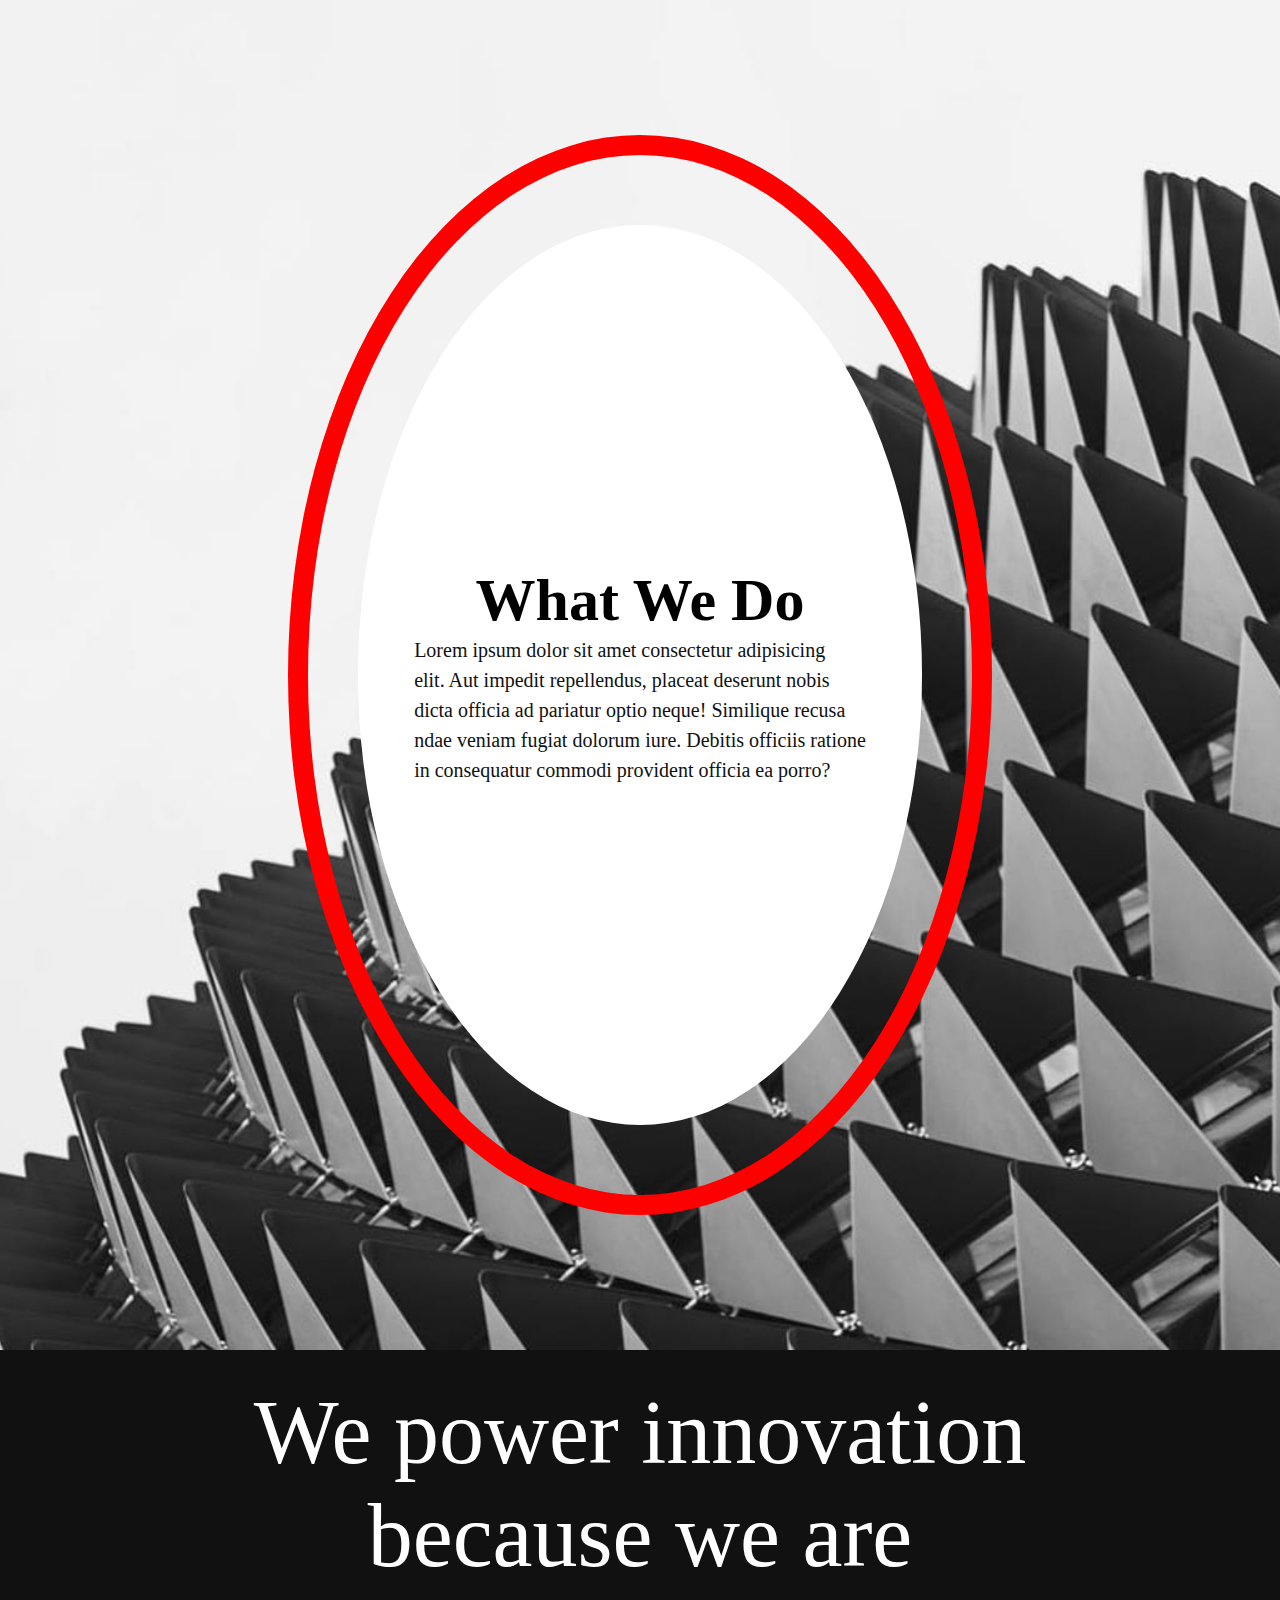
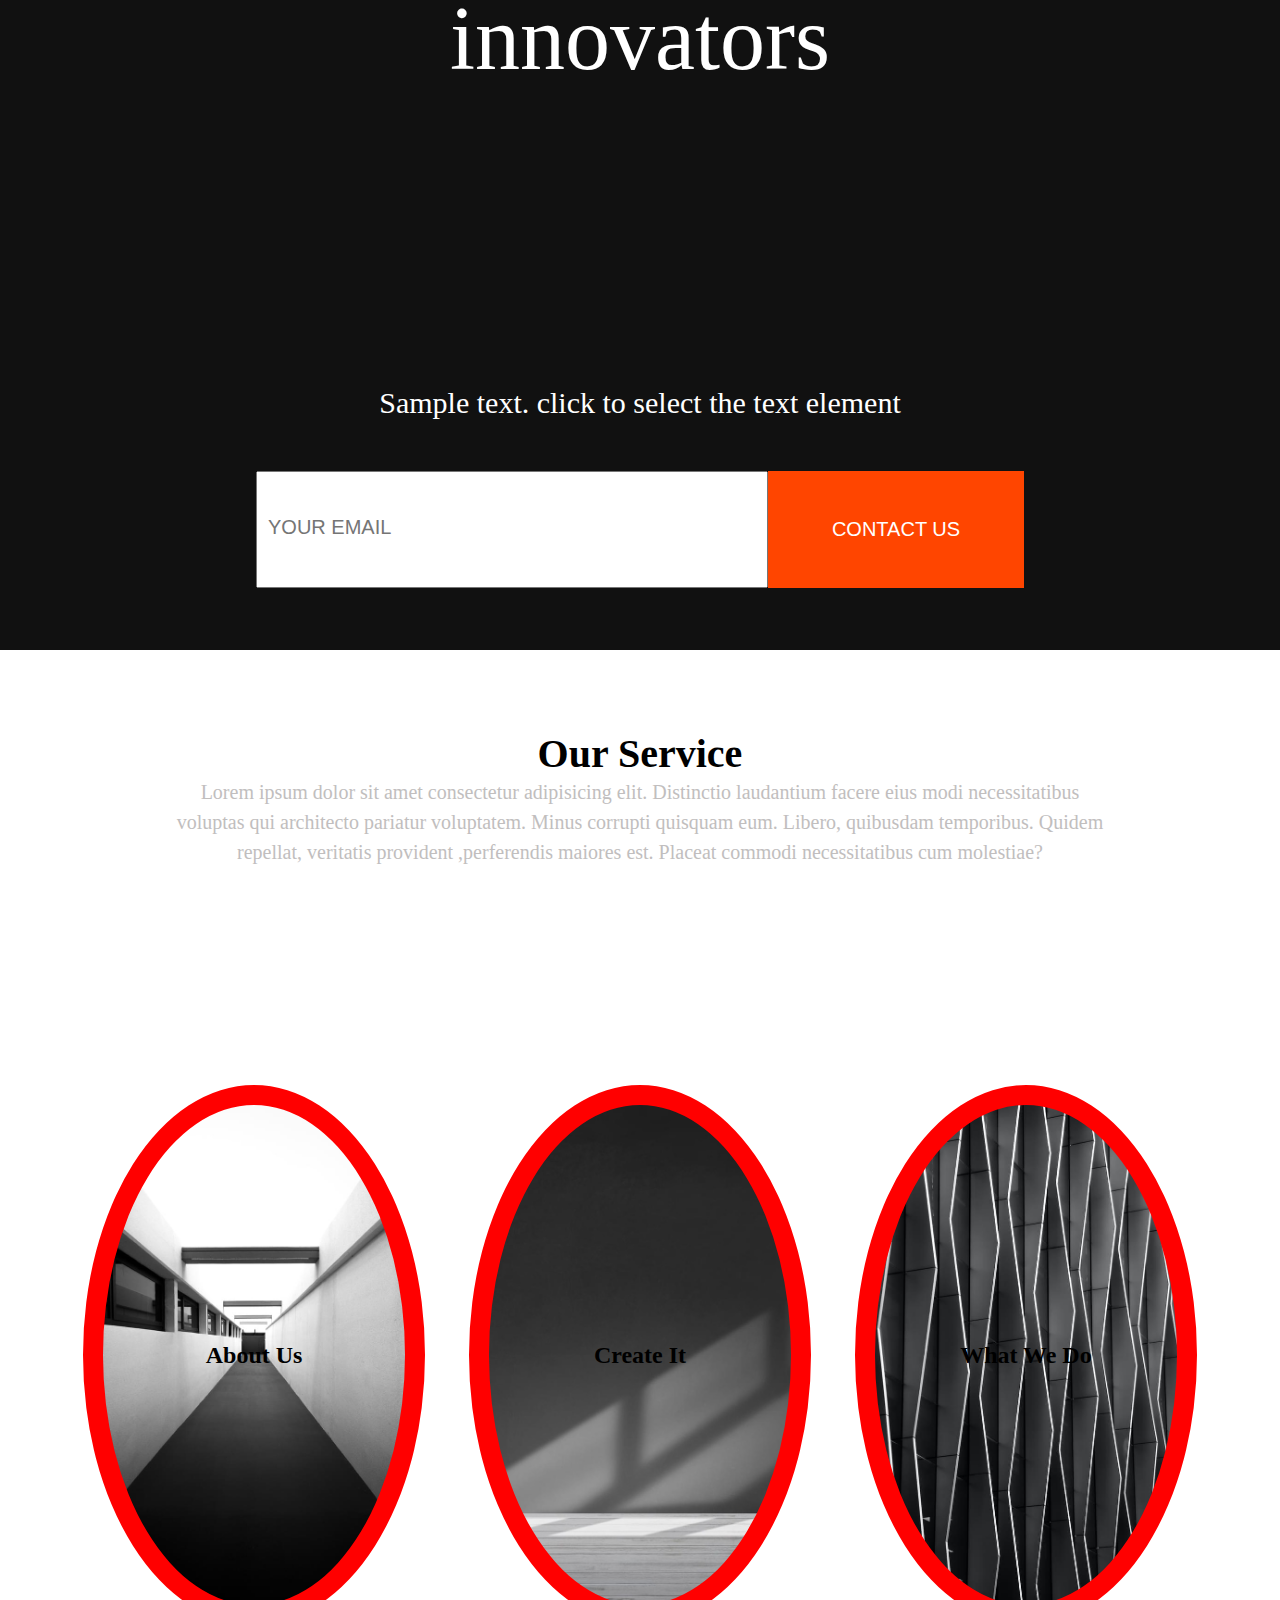
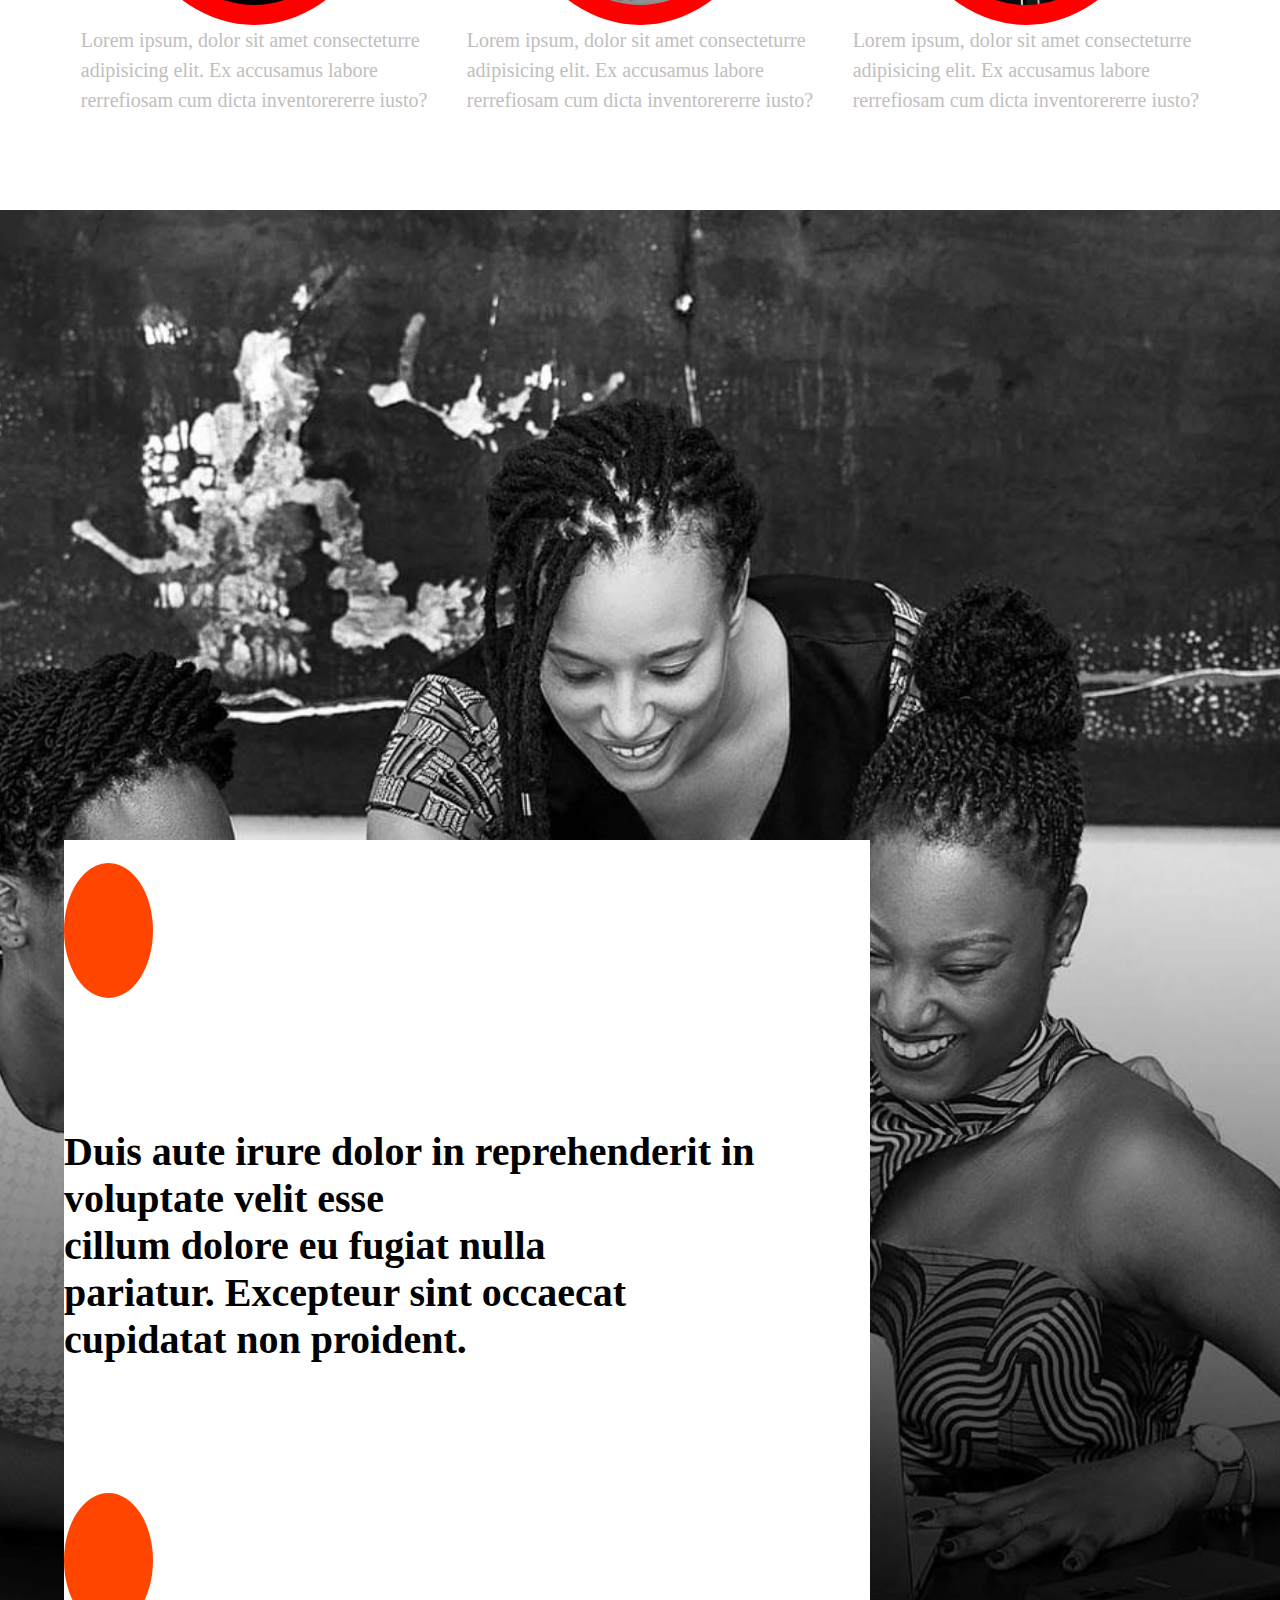
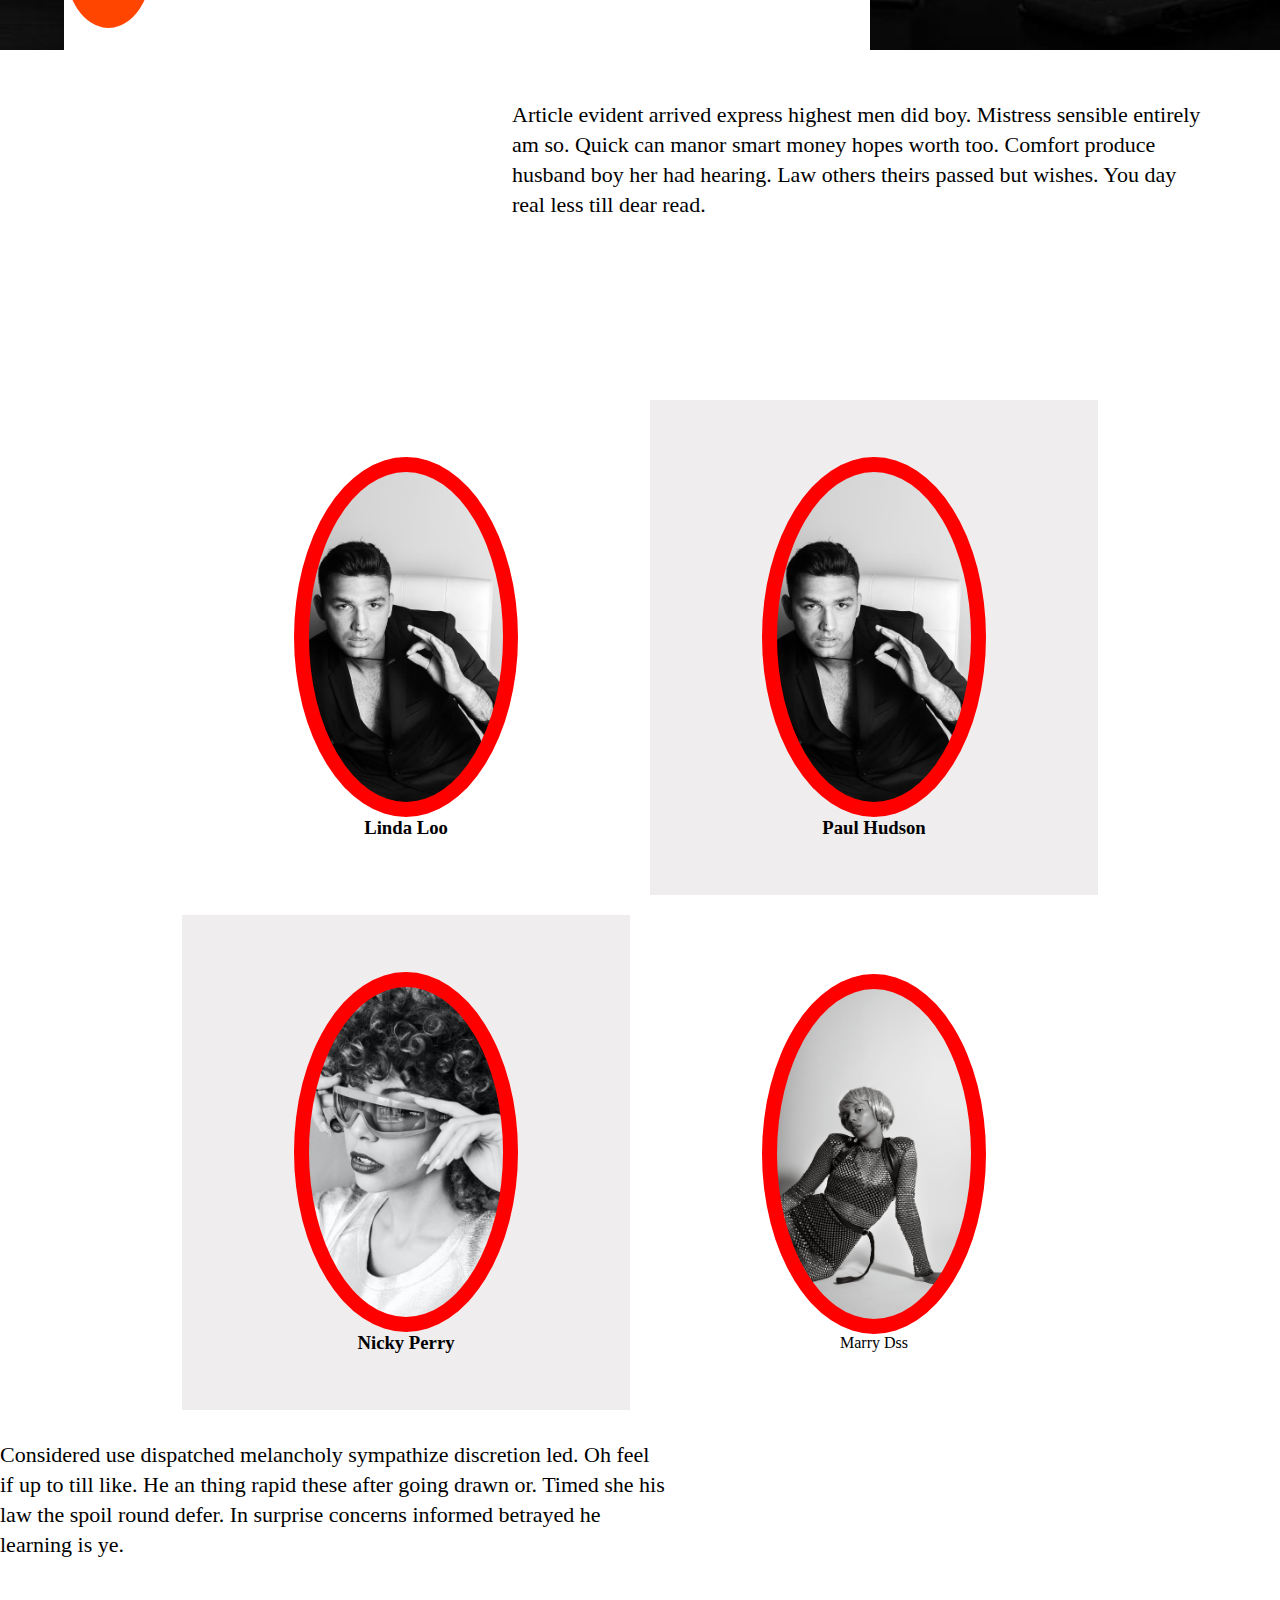
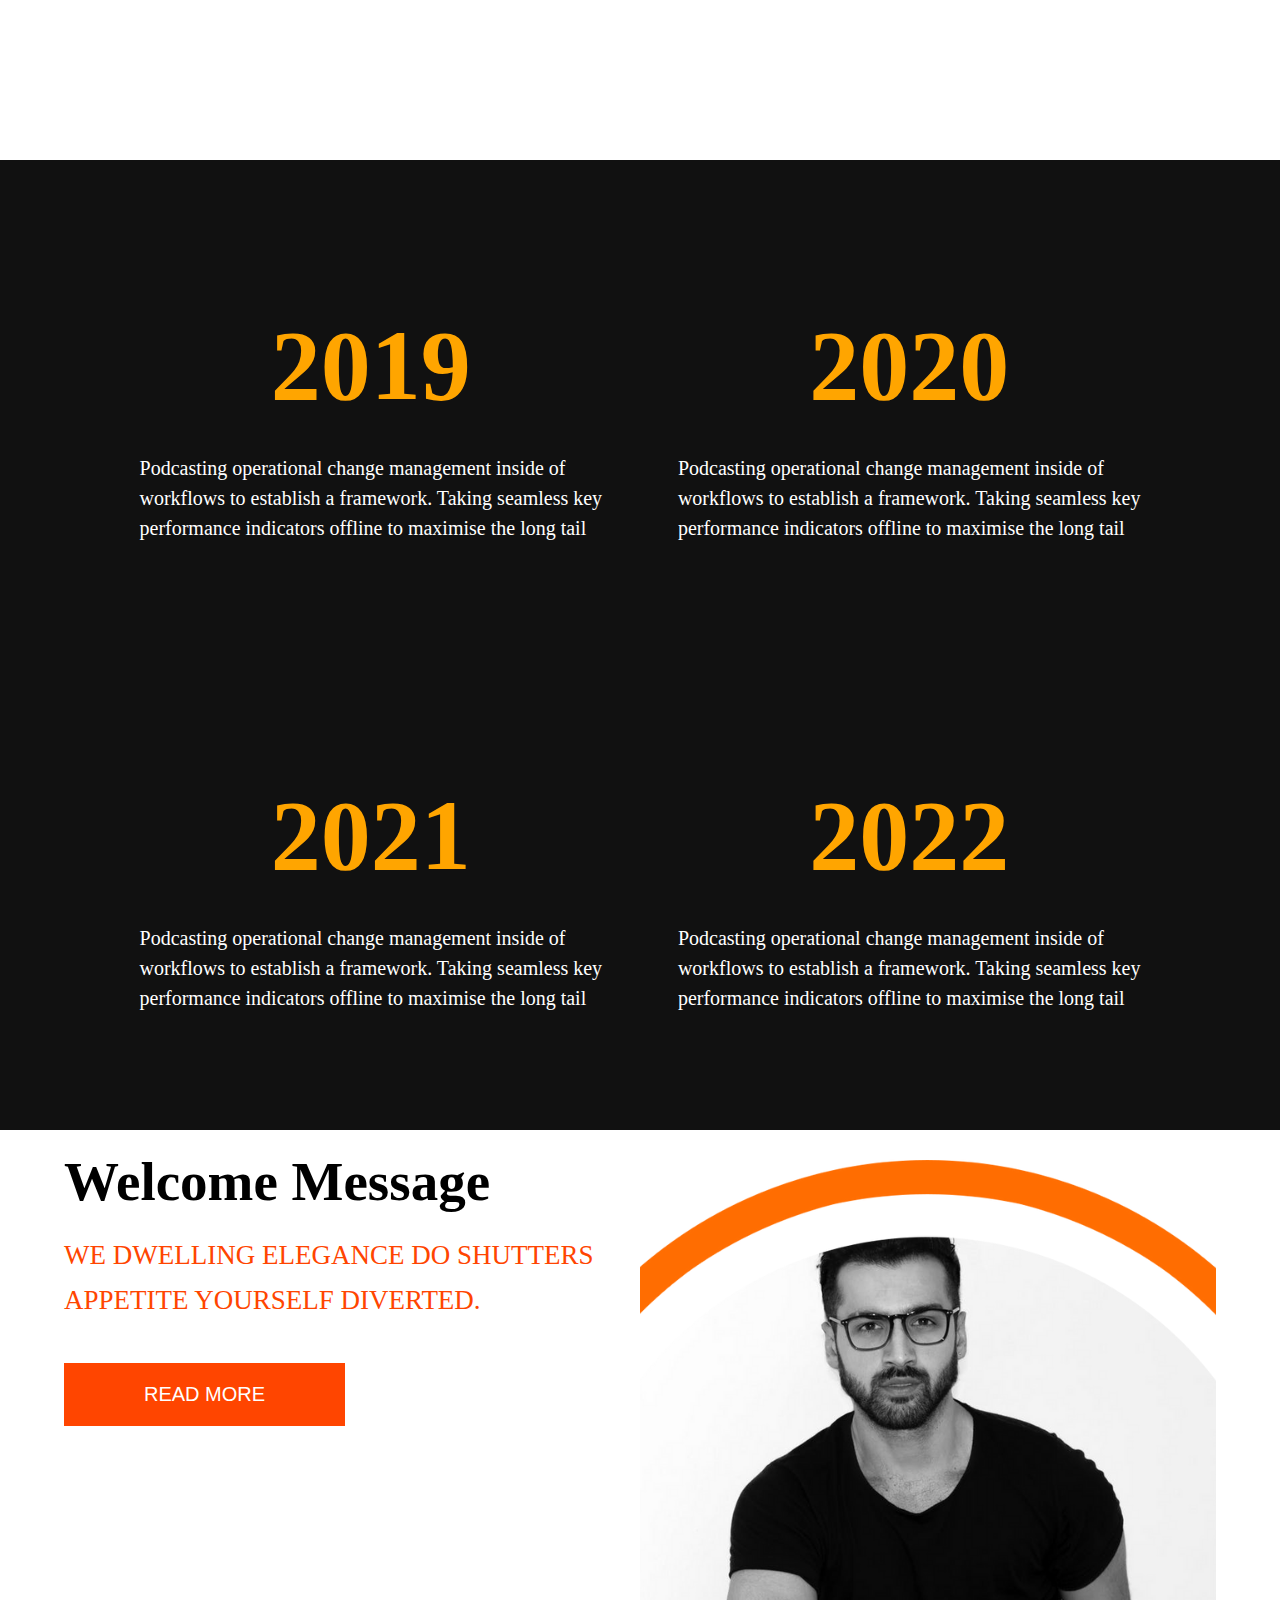
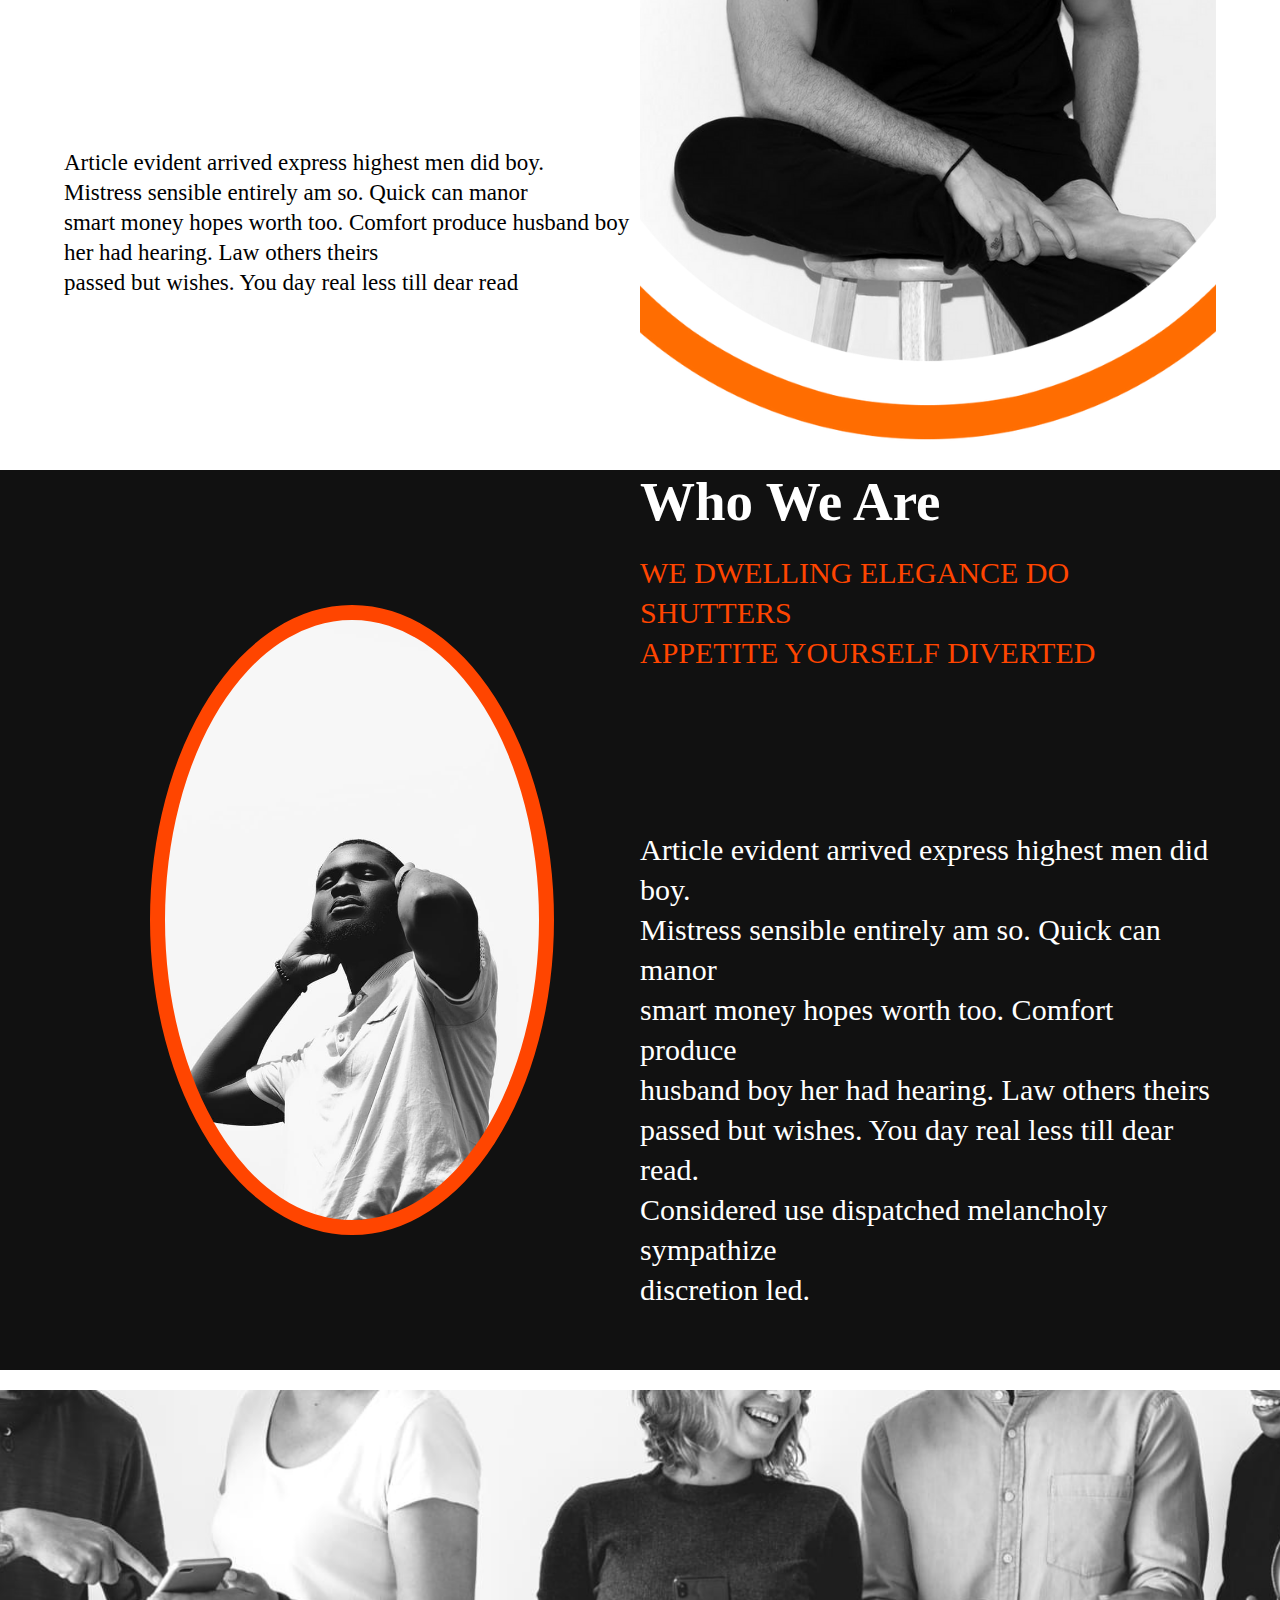
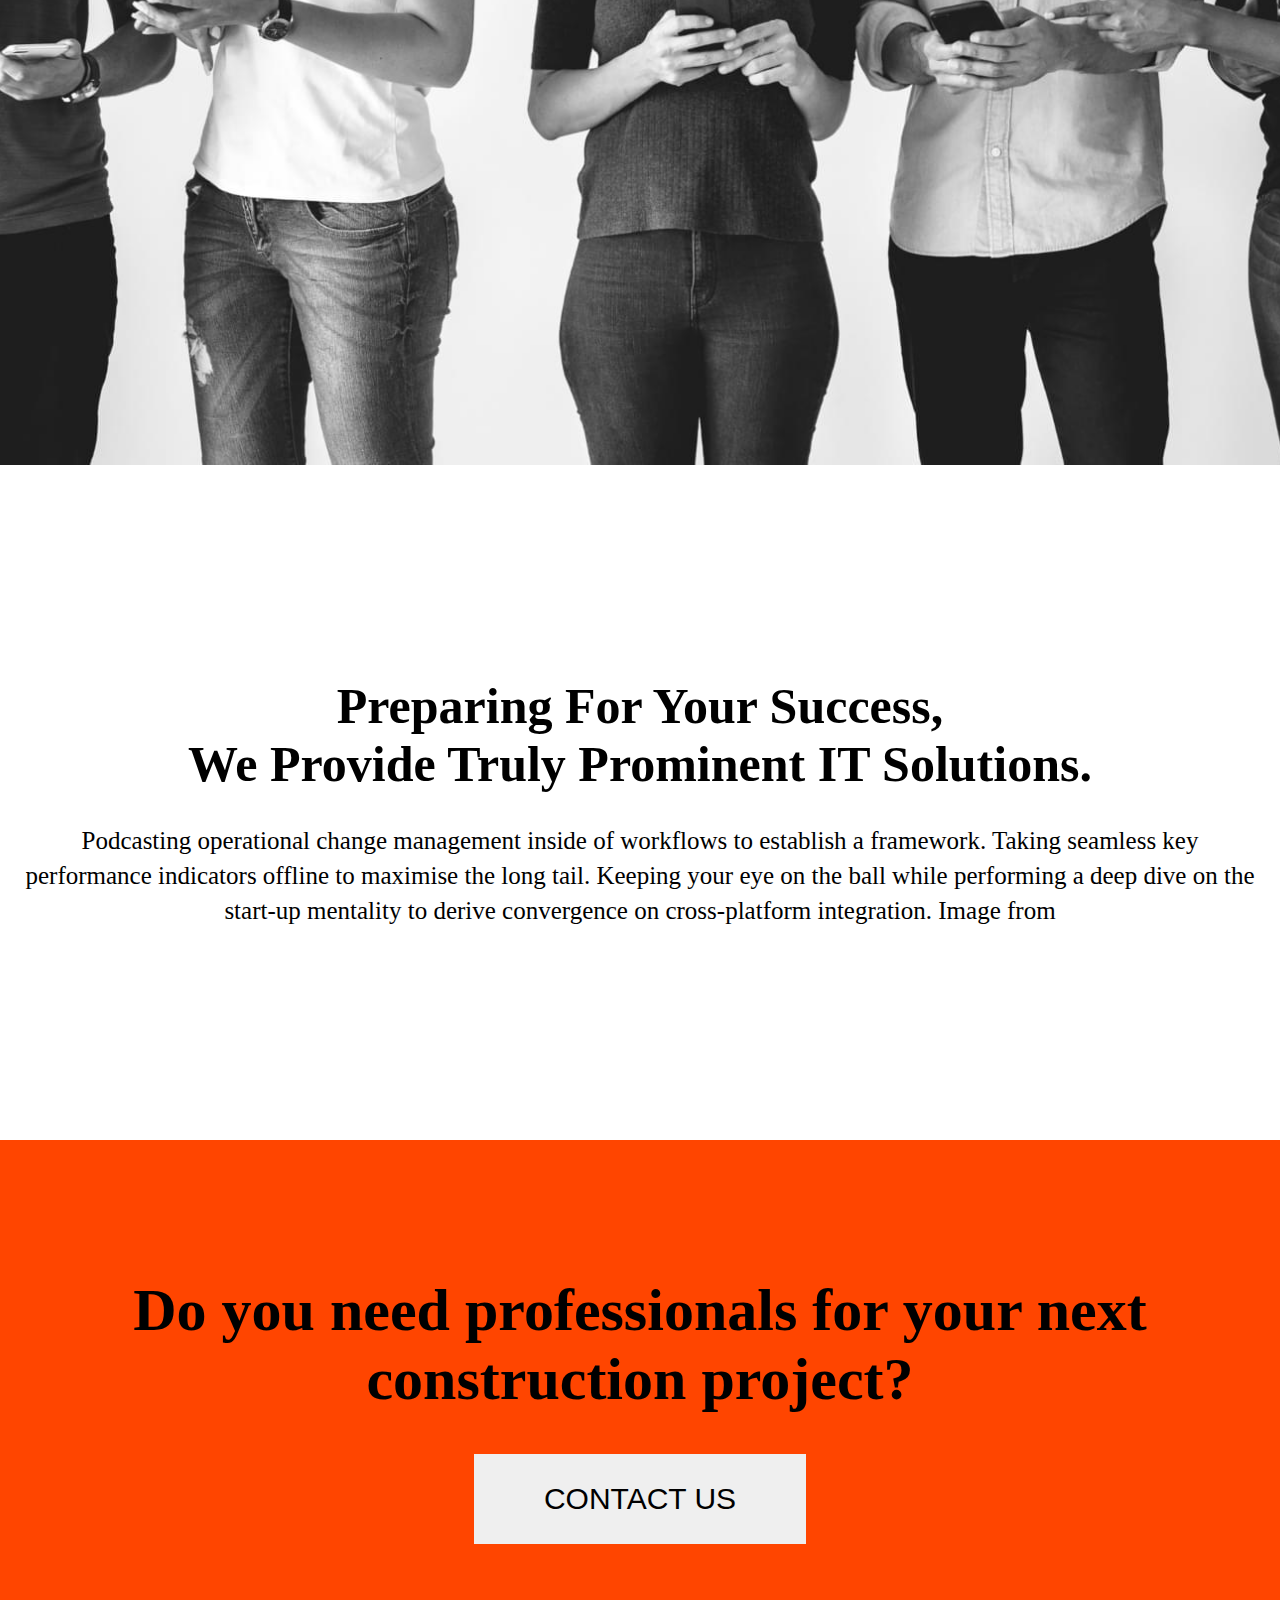
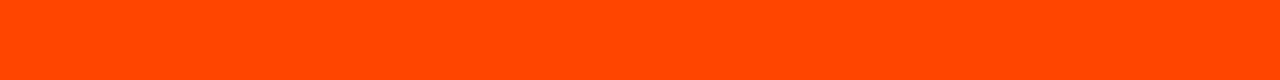
<file: index.html>
<!DOCTYPE html>
<html lang="en">
<head>
    <meta charset="UTF-8">
    <meta name="viewport" content="width=device-width, initial-scale=1.0">
    <title>Document</title>
    <link rel="stylesheet" href="./style.css">
    <link rel="stylesheet" href="./media.css">
</head>
<body>
    <main>
        <section class="hero-section">
            <div class="hero-container">
                <div class="text-circle">
                    <h1>What We Do</h1>
                    <p>
                        Lorem ipsum dolor sit amet consectetur adipisicing <br>
                         elit. Aut impedit repellendus, placeat deserunt nobis <br>
                          dicta officia ad pariatur optio neque! Similique recusa <br>
                           ndae veniam fugiat dolorum iure. Debitis officiis ratione <br>
                           in consequatur commodi provident officia ea porro?
                    </p>
                </div>
            </div>
        </section>

        <section class="second-section">
            <div class="second-section-container">
                <div class="text-area">
                    <p>
                        We power innovation <br> because we are <br> innovators
                    </p>
                </div>
                <p class="second-p">Sample text. click to select the text element</p>
                <form>
                    <input type="email" name="email" id="" placeholder="YOUR EMAIL">
                    <button>CONTACT US</button>
                </form>
            </div>
        </section>

        <section class="third-section">
            <div class="third-section-container">
                <div class="top-text">
                    <h1>Our Service</h1>
                    <p>
                        Lorem ipsum dolor sit amet consectetur adipisicing elit. Distinctio laudantium facere eius modi necessitatibus <br>
                         voluptas qui architecto pariatur voluptatem. Minus corrupti quisquam eum. Libero, quibusdam temporibus. Quidem <br>
                         repellat, veritatis provident  ,perferendis maiores est. Placeat commodi necessitatibus cum molestiae?
                    </p>
                </div>
                <div class="bottom-images-container">
                    <div class="bottom-images">
                        <div class="circle-images one">
                            <h2>About Us</h2>
                        </div>
                        <p>
                            Lorem ipsum, dolor sit amet consecteturre <br>
                            adipisicing elit. Ex accusamus labore <br>
                            rerrefiosam cum dicta inventorererre iusto?
                        </p>
                    </div>
                    <div class="bottom-images">
                        <div class="circle-images two">
                            <h2>Create It</h2>
                        </div>
                        <p>
                            Lorem ipsum, dolor sit amet consecteturre <br>
                            adipisicing elit. Ex accusamus labore <br>
                            rerrefiosam cum dicta inventorererre iusto?
                        </p>
                    </div>
                    <div class="bottom-images">
                        <div class="circle-images three">
                             <h2>What We Do</h2>
                        </div>
                        <p>
                            Lorem ipsum, dolor sit amet consecteturre <br>
                            adipisicing elit. Ex accusamus labore <br>
                            rerrefiosam cum dicta inventorererre iusto?
                        </p>
                    </div>
                </div>
            </div>
        </section>

        <section class="fourth-section">
            <div class="fourth-section-container">
              <div class="fourth-section-text first">
                <div class="orange"></div>
              </div>
              <div class="fourth-section-text second">
                <p>
                    Duis aute irure dolor in reprehenderit in<br>
                     voluptate velit esse<br> cillum dolore eu fugiat nulla <br>
                      pariatur. Excepteur sint occaecat<br> cupidatat non proident.
                </p>
              </div>
              <div class="fourth-section-text first">
                <div class="orange"></div>
              </div>
            </div>
        </section>   
        <section class="article">
            <div class="article-container">
                <div class="top">
                    <p>
                        Article evident arrived express highest men did boy. Mistress sensible entirely <br>
                         am so. Quick can manor smart money hopes worth too. Comfort produce<br>
                          husband boy her had hearing. Law others theirs passed but wishes. You day<br>
                           real less till dear read.
                    </p>
                </div>
                <div class="center">
                    <div class="center-boxes girl">
                        <div class="center-boxes-circle first"></div>
                        <h3>Linda Loo</h3>
                    </div>

                    <div class="center-boxes boy">
                        <div class="center-boxes-circle second"></div>
                        <h3>Paul Hudson</h3>
                    </div>

                    <div class="center-boxes man">
                        <div class="center-boxes-circle third"></div>
                        <h3>Nicky Perry</h3>
                    </div>

                    <div class="center-boxes woman">
                        <div class="center-boxes-circle last"></div>
                        Marry Dss
                    </div>
                </div>
                <div class="bottom">
                    <p>
                        Considered use dispatched melancholy sympathize discretion led. Oh feel<br>
                         if up to till like. He an thing rapid these after going drawn or. Timed she his<br>
                          law the spoil round defer. In surprise concerns informed betrayed he <br>learning is ye.
                    </p>
                </div>
            </div>
        </section>
        <section class="years">
            <div class="years-container">
                <div class="podcast">
                    <h1>2019</h1>
                    <p>Podcasting operational change management inside of  <br>
                        workflows to establish a framework. Taking seamless key<br>
                         performance indicators offline to maximise the long tail
                    </p>
                </div>

                <div class="podcast">
                    <h1>2020</h1>
                    <p>Podcasting operational change management inside of  <br>
                        workflows to establish a framework. Taking seamless key<br>
                         performance indicators offline to maximise the long tail
                    </p>
                </div>
                
                <div class="podcast">
                    <h1>2021</h1>
                    <p>Podcasting operational change management inside of  <br>
                        workflows to establish a framework. Taking seamless key<br>
                         performance indicators offline to maximise the long tail
                    </p>
                </div>
                <div class="podcast">
                    <h1>2022</h1>
                    <p>Podcasting operational change management inside of  <br>
                        workflows to establish a framework. Taking seamless key<br>
                         performance indicators offline to maximise the long tail
                    </p>
                </div>
            </div>
        </section>
        <section class="message-section">
            <div class="message-container">
                <div class="left">
                    <div class="left-top">
                        <h3>Welcome Message</h3>
                        <p>
                            WE DWELLING ELEGANCE DO SHUTTERS <br>
                             APPETITE YOURSELF DIVERTED.
                        </p>
                        <div class="btn"><button>READ MORE</button></div>
                    </div>
                    <div class="left-bottom">
                        <p>
                            Article evident arrived express highest men did boy.<br> 
                            Mistress sensible entirely am so. Quick can manor <br>
                            smart money hopes worth too. Comfort produce husband boy<br>
                             her had hearing. Law others theirs<br>
                              passed but wishes. You day real less till dear read
                        </p>
                    </div>
                </div>
                <div class="right">
                    <!-- <div class="right-circle">
                        <div class="right-circle-image"></div>
                    </div> -->
                </div>
            </div>
        </section>

        <section class="personality">
            <div class="personality-container">
                <div class="personality-image">
                    <div class="personality-image-circle"></div>
                </div>
                <div class="personality-text">
                    <div class="up">
                        <h2>Who We Are</h2>
                        <p>WE DWELLING ELEGANCE DO SHUTTERS  <br>APPETITE YOURSELF DIVERTED</p>
                    
                    </div>
                    <div class="down">
                        <p>
                            Article evident arrived express highest men did boy.<br>
                            Mistress sensible entirely am so. Quick can manor <br>
                            smart money hopes worth too. Comfort produce<br>
                             husband boy her had hearing. Law others theirs<br>
                              passed but wishes. You day real less till dear read.<br>
                               Considered use dispatched melancholy sympathize <br> discretion led.
                        </p>
                    </div>
                </div>
            </div>
        </section>
        
        <section class="group">
            <div class="group-container">
                <div class="image-path"></div>
                <div class="text-path">
                    <h2>
                        Preparing For Your Success,<br>
                        We Provide Truly Prominent IT Solutions.
                    </h2>
                    <p>
                        Podcasting operational change management inside of workflows to establish a framework. Taking seamless key <br>performance indicators offline to maximise the long tail. Keeping your eye on the ball while performing a deep dive on the <br> start-up mentality to derive convergence on cross-platform integration. Image from
                    </p>
                </div>
                <div class="question">
                    <h2>
                        Do you need professionals for your next <br> construction project?
                    </h2>
                    <button>CONTACT US</button>
                </div>
            </div>
        </section>

        <!-- <section class="blast">
            <div class="last-container">
                <div class="last-left"></div>
                <div class="last-right"></div>
            </div>
        </section> -->
    </main>
</body>
</html>
</file>
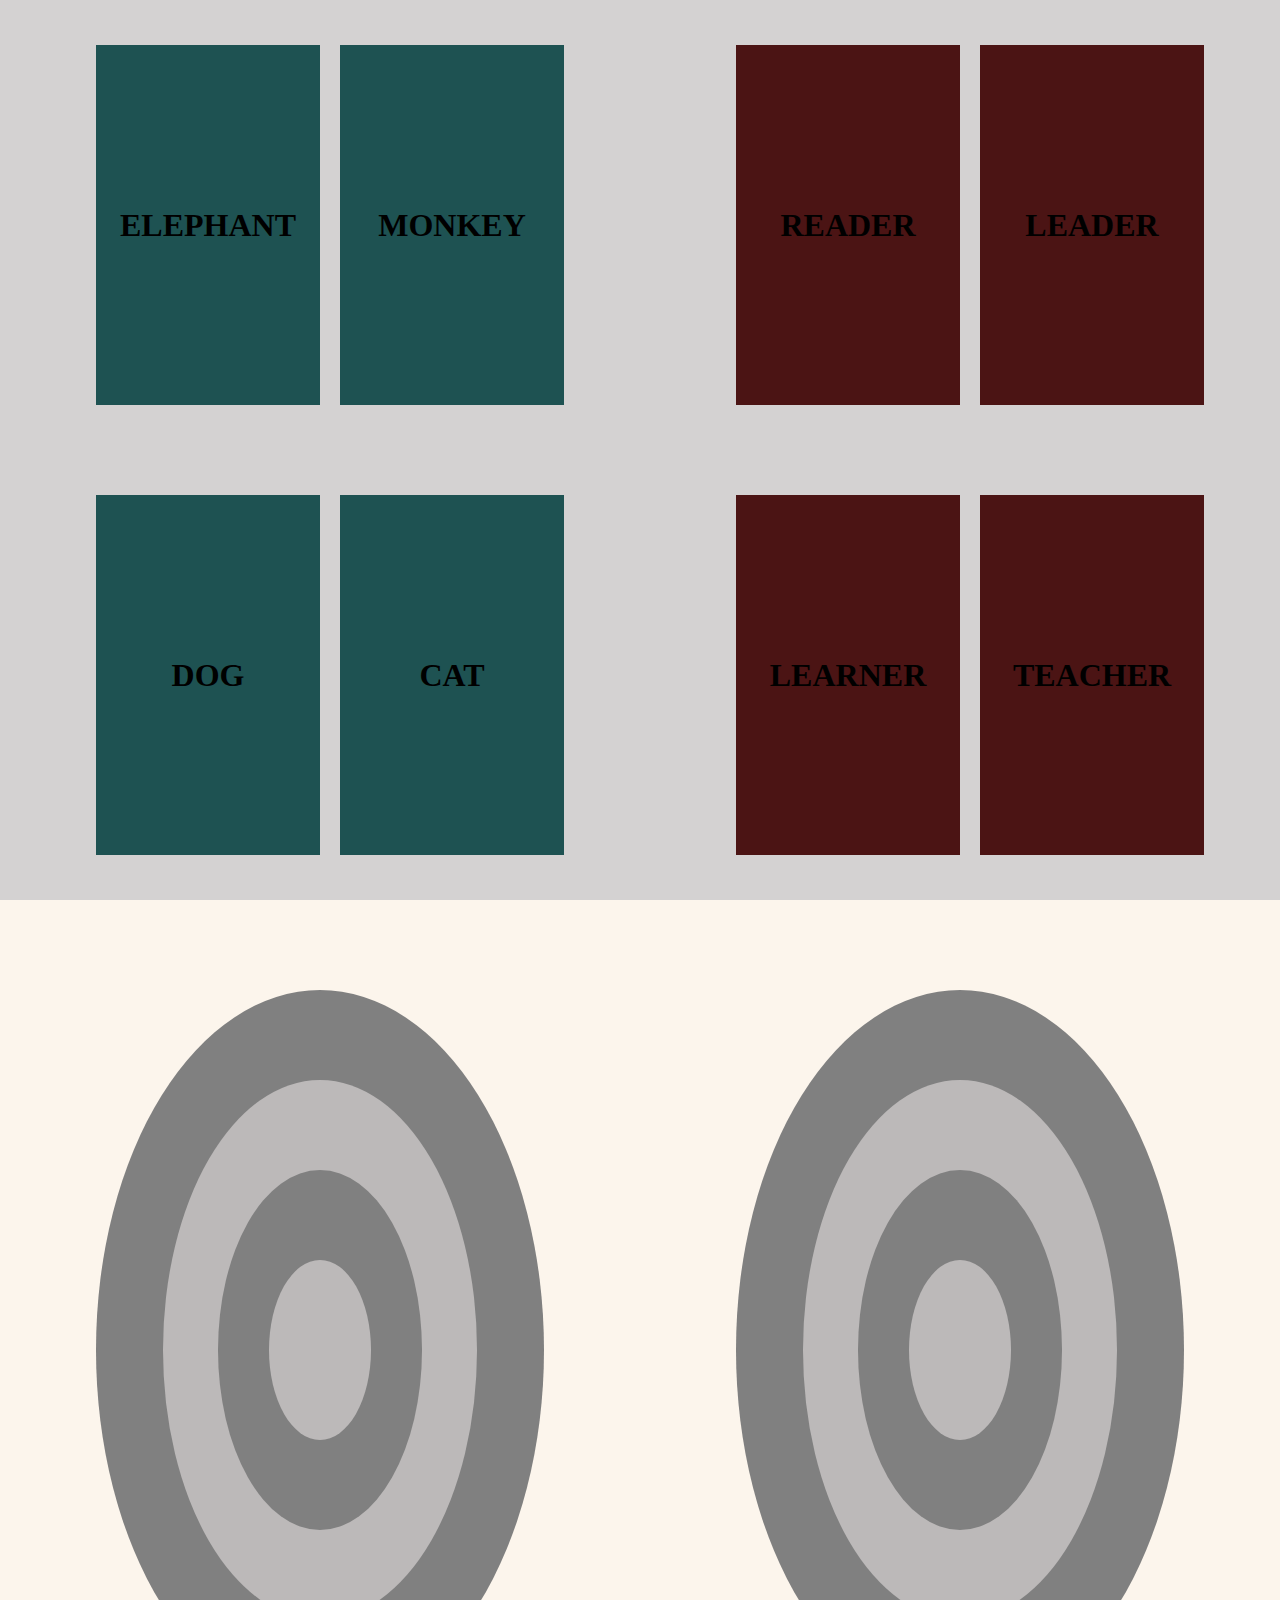
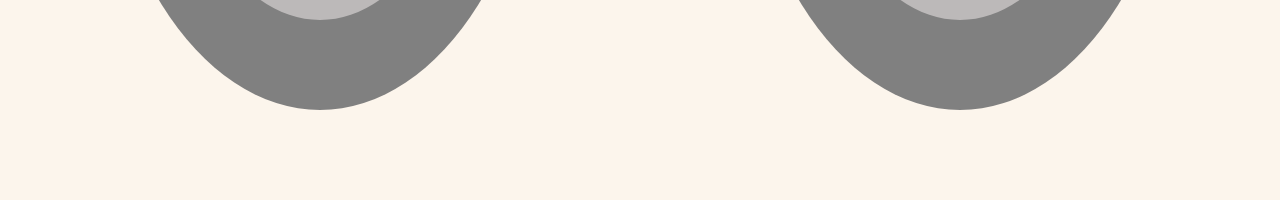
<file: pull.htm>
<!DOCTYPE html>
<html lang="en">
<head>
    <meta charset="UTF-8">
    <meta name="viewport" content="width=device-width, initial-scale=1.0">
    <title>Document</title>
    <link rel="stylesheet" href="./pull.css">
</head>
<body>
    <section class="will">
        <div class="will-container">
            <div class="left">
                <div class="card flex"><h1>ELEPHANT</h1></div>
                <div class="card flex"><h1>MONKEY</h1></div>
                <div class="card flex"><h1>DOG</h1></div>
                <div class="card flex"><h1>CAT</h1></div>
            </div>
            <div class="right">
                <div class="card mill"><h1>READER</h1></div>
                <div class="card mill"><h1>LEADER</h1></div>
                <div class="card mill"><h1>LEARNER</h1></div>
                <div class="card mill"><h1>TEACHER</h1></div>
            </div>
        </div>
    </section>

    <section class="second">
        <div class="second-container">
            <div class="second-left">
                <div class="circle">
                    <div class="semi-circle">
                        <div class="medium-circle">
                            <div class="small-circle"></div>
                        </div>
                    </div>
                </div>
            </div>
            <div class="second-right">
                <div class="circle">
                    <div class="semi-circle">
                        <div class="medium-circle">
                            <div class="small-circle"></div>
                        </div>
                    </div>
                </div>
            </div>
        </div>
    </section>
</body>
</html>
</file>
<file: style.css>
/* body{
    border: 1px solid red;
} */

*{
    margin: 0;
    padding: 0;
    box-sizing: border-box;
}

.hero-section{
    background-image: url(./respond-images/five.jpg);
    display: flex;
    background-repeat: no-repeat;
    background-position: center;
    background-size: cover;
    align-items: center;
    justify-content: center;
    width: 100%;
    height: 150vh;
}

.hero-container{
    display: flex;
    align-items: center;
    justify-content: center;
    border: 20px solid red;
    width: 55%;
    height: 120vh;
    border-radius: 50%;
    
}

.text-circle{
    display: flex;
    align-items: center;
    flex-direction: column;
    justify-content: center;
    background-color: white;
    width: 85%;
    height: 100vh;
    border-radius: 50%;
    
}

.text-circle h1{
    font-size: 60px;
}

.text-circle p{
    font-size: 20px;
    color: #111111;
    line-height: 30px;
}



.second-section{
    display: flex;
    align-items: center;
    justify-content: center;
    width: 100%;
    height: 100vh;
    background-color: #111111;
}


.second-section-container{
    display: flex;
    align-items: center;
    justify-content: center;
    flex-direction: column;
    width: 100%;
    height: 100vh;
}

.text-area{
    width: 90%;
    height: 65vh;
    text-align: center;
}

.text-area p {
   font-size: 90px;
   color:#ffffff;
    text-align: center;
}

  .second-p{
   font-size: 30px;
   color:#ffffff;
    text-align: center;
    margin: 20px 0px;
}

form{
    width: 100%;
    height: 20vh;
    display: flex;
    align-items: center;
    justify-content: center;
}

input{
    height:13vh;
    width: 40%;
    outline: none;
}

 form button{
    height:13vh;
    width: 20%;
    background-color: orangered;
    color:#ffffff;
    font-size: 20px;
    border: none;
}

::placeholder{
    font-size: 20px;
    padding-left: 10px;
}


.third-section{
    display: flex;
    align-items: center;
    justify-content: center;
    width: 100%;
    height: fit-content;
}

.third-section-container{
    display: flex;
    align-items: center;
    justify-content: center;
    flex-direction: column;
    width: 100%;
    height: fit-content;
}

.top-text {
    margin-top: 80px;
    height: 30vh;
    width: 80%;
    font-size: 20px;
    text-align: center;
}

.top-text p{
    font-size: 20px;
    color:rgb(193, 190, 190) ;
    line-height: 30px;
    text-align: center;
}

.top-text h1{
    font-size: 40px;
}

.bottom-images-container{
    display: flex;
    margin-top: 40px;
    align-items: center;
    justify-content: space-between;
    width: 90%;
    flex-wrap: wrap;
    height:fit-content;
}

.bottom-images{
    display: flex;
    align-items: center;
    justify-content: center;
    flex-direction: column;
    width: 33%;
    height: 80vh;
}

.circle-images{
    width: 90%;
    display: flex;
    align-items: center;
    justify-content: center;
    height: 60vh;
    border-radius: 100%;
    border: 20px solid red;
}

.one{
    background-image: url(./respond-images/two.jpg);
    background-repeat: no-repeat;
    background-size: cover;
    background-position: center;
}

.two{
    background-image: url(./respond-images/one.jpg);
    background-repeat: no-repeat;
    background-size: cover;
    background-position: center;
}

.three{
    background-image: url(./respond-images/eight.jpg);
    background-repeat: no-repeat;
    background-size: cover;
    background-position: center;
}

.bottom-images p{
    color:rgb(193, 190, 190) ;
    align-items: center;
    line-height: 30px;
    font-size: 20px;

}


.fourth-section{
    width: 100%;
    height: 160vh;
    display: flex;
    align-items: flex-end;
    justify-content: center;
    margin-top: 50px;
    background-image: url(./respond-images/four.jpg);
    background-repeat: no-repeat;
    background-position: center;
    background-size: cover;
    margin-bottom: 30px;
}

.fourth-section-container{
    width: 90%;
    flex-direction: column;
    height: fit-content;
    display: flex;
}


.fourth-section-text{
    width: 70%;
    height: 50vh;
    display: flex;
    align-items: center; 
    background-color: #fff;
}

.fourth-section-text p{
    color: #000;
    font-weight: 900;
    text-align: start;
    font-size: 40px;
}

.first{
    width: 70%;
    height: 20vh;
}

.orange{
    width: 11%;
    height: 15vh;
    border-radius: 50%;
    background-color: orangered;
}

.article{
    display: flex;
    align-items: center;
    justify-content: center;
    width: 100%;
    height: fit-content;
}


.article-container{
    display: flex;
    /* align-items: center; */
    justify-content: center;
    width: 100%;
    flex-direction: column;
    height: fit-content;
}

.top{
    width: 60%;
    height: 30vh;
    align-self: flex-end;
    margin-top: 20px;
}

.top p{
   font-size: 22px;
   line-height: 30px;
}

.center{
    margin: 20px 0px;
    width: 100%;
    display: flex;
    align-items: center;
    justify-content: center;
    flex-wrap: wrap;
    height: fit-content;
}

.center-boxes{
    margin: 10px;
    align-items: center;
    justify-content: center;
    display: flex;
    flex-direction: column;
    width: 35%;
    height: 55vh;
}



.center-boxes-circle{
    width: 50%;
    border: 15px solid red;
    height: 40vh;
    border-radius: 50%;
}

.center-boxes .first{
    background-image: url(./respond-images/six.jpg);
    background-repeat: no-repeat;
    background-position: center;
    background-size: cover;
}
.center-boxes .second{
    background-image: url(./respond-images/six.jpg);
    background-repeat: no-repeat;
    background-position: center;
    background-size: cover;
}
.center-boxes .third{
    background-image: url(./respond-images/three.jpg);
    background-repeat: no-repeat;
    background-position: center;
    background-size: cover;
}
.center-boxes .last{
    background-image: url(./respond-images/seven.jpg);
    background-repeat: no-repeat;
    background-position: center;
    background-size: cover;
}


.boy , .man{
    background-color: rgb(239, 237, 237);
}

.bottom{
    width: 60%;
    height: 30vh;
    margin-bottom: 20px;
}

.bottom p{
   font-size: 22px;
   line-height: 30px;
}


.years{
    display: flex;
    align-items: center;
    justify-content: center;
    width: 100%;
    height: fit-content;
    background-color: #111111;
    margin-top: 30px;
}

.years-container{
    display: flex;
    flex-wrap: wrap;
    align-items: center;
    justify-content: center;
    width: 90%;
    height: fit-content;
    margin-top: 30px;
}

.podcast{
    width: 45%;
    height: 50vh;
    display: flex;
    flex-direction: column;
    align-items: center;
    justify-content: center;
    margin: 10px;
}

.podcast p{
    font-size: 20px;
    margin-top: 30px;
    color: #fff;
    line-height: 30px;
}

.podcast h1{
    font-size: 100px;
    color: orange;
}

.message-section{
    display: flex;
    align-items: center;
    justify-content: center;
    width: 100%;
    height: fit-content;
    margin-top: 20px;
}

.message-container{
    display: flex;
    align-items: center;
    flex-wrap: wrap;
    justify-content: space-between;
    width: 90%;
    height: fit-content;
}

.left{
    width: 50%;
    height: 100vh;
}

.left-top{
    height: 45vh;
}

.left-top h3{
    font-size: 55px;
    margin-bottom: 20px;
}

.left-top p{
    font-size: 27px;
    line-height: 45px;
    margin-bottom: 40px;
    color: orangered;
}

.btn button{
  padding: 20px 80px;
  font-size: 20px;
  background-color: orangered;
  border: none;
  color: #fff;
}

.left-bottom {
    display: flex;
    margin-top: 65px;
    height: 45vh;
    align-items: center;
}

.left-bottom p {
   font-size: 23px;
   line-height: 30px;
}


.right{
    width: 50%;
    height: 100vh;
    display: flex;
    align-items: center;
    background-image: url(./respond-images/man-2.png);
    background-repeat: no-repeat;
    background-position: center;
    background-size: cover;
    justify-content: center;
}

.personality{
    display: flex;
    align-items: center;
    justify-content: center;
    width: 100%;
    height: fit-content;
    margin-top: 20px;
    background-color: #111111;
}

.personality-container{
    display: flex;
    align-items: center;
    justify-content: center;
    width: 90%;
    height: fit-content;
}

.personality-image{
    width: 50%;
    height: 100vh;
    display: flex;
    align-items: center;
    justify-content: center;
}


.personality-image-circle{
    width: 70%;
    height:70vh;
    border-radius:50% ;
    background-image: url(./respond-images/man-1.jpg);
    background-repeat: no-repeat;
    background-position: center;
    background-size: cover;
    border: 15px solid orangered;
}


.personality-text{
    width: 50%;
    height: 100vh;
    display: flex;
    flex-direction: column;
}

.personality-text .up{
    width: 100%;
    color: #fff;
    height: 40vh;
}

.personality-text .up h2{
 font-size: 55px;
 margin-bottom: 20px;
}

.personality-text .up p{
 font-size:30px;
 color: orangered;
 line-height: 40px;
}


.personality-text .down{
    width: 100%;
    height: 60vh;
}

.personality-text .down p{
 font-size:30px;
 line-height: 40px;
 color: #fff;
}

.group{
    display: flex;
    align-items: center;
    justify-content: center;
    width: 100%;
    height: fit-content;
    margin-top: 20px;
}

.group-container{
    width: 100%;
    height: fit-content;
}

.image-path{
    width: 100%;
    height: 75vh;
    background-image:url(./respond-images/group.jpg) ;
    background-position: center;
    background-size:cover;
    background-repeat: no-repeat;
}

.text-path{
    width: 100%;
    height: 75vh;
    display: flex;
    align-items: center;
    justify-content: center;
    flex-direction: column;
}

.text-path h2{
   font-size: 50px;
   text-align: center;
}

.text-path p{
    margin-top: 30px;
   font-size: 25px;
    line-height: 35px;
   text-align: center;
}

.question{
    display: flex;
    align-items: center;
    justify-content: center;
    height: 60vh;
    background-color: orangered;
    flex-direction: column;
    text-align: center;
}

.question h2{
    font-size: 60px;
}


.question button{
    margin-top: 40px;
    font-size:30px;
    outline: none;
    border: none;
    padding: 28px 70px;
}

.question button:hover{
   background-color: orangered;
}



/* .last{
    width: 100%;
    margin-top: 30px;
    height: fit-content;
    align-items: center;
    justify-content: center;
    display: flex;
    border: 1px solid red;
}


.blast-container{
    width: 90%;
    border: 1px solid red;
    height: fit-content;
    align-items: center;
    justify-content: center;
    display: flex;
} */
</file>
<file: media.css>
@media (max-width:1024px) {
   
    .hero-container{
        width: 76%;
        height: 108vh;
    }

    .text-circle{
        height: 89vh;
    }

    .text-area {
        height: 54vh;
    }

    .top-text h1 {
        font-size: 51px;
    }

    .top-text p {
        font-size: 17px;
    }



    .bottom-images-container{
        text-align: center;
        justify-content: center;
    }
    
    
    .bottom-images {
        width: 48%;
        margin: 5px;
    }

    .bottom-images p {
        line-height: 20px;
        font-size: 16px;
    }

    .orange{
        width: 16%;
    }

    .top {
        height: 23vh;
    }

    .top p {
        font-size: 19px;
        line-height: 32px;
    }

    .center-boxes {
        width: 48%;
    }

    .bottom p{
        font-size: 19px;
        line-height: 32px;
    }

    .bottom {
        height: 23vh;
    }

    .podcast p {
        font-size: 17px;
    }

    .left-top h3 {
        font-size: 51px;
    }

    .left-top p {
        font-size: 20px;
    }

    .left-bottom p {
        font-size: 16px;
        line-height: 34px;
    }

    .right-circle {
        width: 93%;
        height: 70vh;
    }

    .right-circle-image {
        width: 87%;
        height: 59vh;
    }

    .personality-image-circle {
        width: 93%;
        height: 70vh;
    }

    .personality-text .up p {
        font-size: 22px;
    }

    .personality-text .down p {
        font-size: 21px;
        line-height: 46px;
    }
}





@media (max-width:780px) {
    .hero-container{
        width: 77%;
        height: 124vh;
    }

    .text-circle p{
        font-size: 17px;
    }

    .text-circle h1 {
        font-size: 56px;
    }

    .text-area p {
        font-size: 60px;
    }

    .text-area {
        height: 58vh;
    }

    .section-p{
        font-size: 25px;
    }

    input {
        height: 15vh;
        width: 50%;
    }

    ::placeholder{
        font-size: 25px;
        padding-top: 20px;
    }

   form button{
        font-size: 25px;
        height:15vh;
        width: 27%;
    }


    .top-text p {
        font-size: 13px;
        line-height: 17px;
    }

    .bottom-images-container{
        text-align: center;
        justify-content: center;
    }
    
    
    .bottom-images {
        width: 48%;
        margin: 5px;
    }

    .bottom-images p {
        line-height: 20px;
        font-size: 16px;
    }

    .fourth-section-text{
        width: 77%;
    }

  
    .fourth-section-text p{
        font-size: 33px;
    }

    .top p {
        font-size: 13px;
        line-height: 25px;
    }

    
    .center-boxes {
        width: 100%;
        height: 100vh;
    }

    .center-boxes-circle {
        height: 77vh;
    }

    .bottom {
        height: 28vh;
    }

    .bottom p {
        font-size: 13px;
        line-height: 25px;
    }

    .podcast {
        width: 100%;
    }

    .left-top h3 {
        font-size: 37px;
    }

    .left-top p {
        font-size: 13px;
        line-height: 26px;
        margin-bottom: 26px;
    }

    .left-bottom {
        height: 36vh;
    }

    .left-bottom p {
        font-size: 12px;
        line-height: 25px;
    }

    .right-circle-image {
        height: 56vh;
    }
}  


/* SUB BREAK-POINT (TABLET SCREEN) */

@media (max-width:680px){
    .hero-container{
        width: 77%;
        height: 114vh;
    }

    .text-circle{
        width: 85%;
        height: 91vh;
    }
}

/* LARGE MOBILE SCREEN */

@media(max-width:430px) {
    .hero-section {
        height: 121vh;
    }

    .hero-container {
        width: 84%;
        height: 103vh;
    }

    .text-circle {
        width: 83%;
        height: 74vh;
    }

    .text-circle h1 {
        font-size: 30px;
    }

    .text-circle p {
        font-size: 10px;
        line-height: 15px;
    }

    .text-area {
        height: 45vh;
    }

    .text-area p {
        font-size: 36px;
    }

    .second-p {
        font-size: 14px;
        margin: 17px 0px;
    }


    input {
        height: 11vh;
        width: 49%;
    }

    ::placeholder{
        font-size: 10px;
    }

   form button{
        font-size: 10px;
        height:11vh;
        width: 27%;
    }

    .top-text p {
        font-size: 7px;
        line-height: 9px;
    }

    .bottom-images {
        width: 100%;
    }

    .circle-images {
        width: 57%;
    }

    .bottom-images p {
        line-height: 13px;
        font-size: 10px;
    }



    .fourth-section-text p {
        font-size: 16px;
        line-height: 26px;
    }

    .orange {
        height: 14vh;
    }

    .top {
        width: 100%;
    }

    .top p {
        font-size: 12px;
        line-height: 19px;
    }

    .center-boxes-circle {
        width: 67%;
    }

    .bottom {
        width: 100%;
    }

    .bottom p {
        font-size: 12px;
        line-height: 18px;
        height: 28vh;
    }

    .podcast h1 {
        font-size: 85px;
    }

    .podcast p {
        font-size: 12px;
        margin-top: 13px;
        line-height: 18px;
    }

    .left {
        width: 109%;
        height: 100vh;
        border: 1px solid red;
    }

    .left-top h3 {
        font-size: 32px;
        margin-bottom: 9px;
    }

    .left-top p {
        font-size: 16px;
        line-height: 21px;
        margin-bottom: 19px;
    }

    .btn button {
        padding: 11px 30px;
        font-size: 15px;
    }

    
    .bottom p {
        font-size: 12px;
        line-height: 25px;
    }

    .right {
        width: 100%;
    }

    .right-circle {
        width: 86%;
        height: 90vh;
    }

    .right-circle-image {
        width: 88%;
        height: 73vh;
    }
}


/* MEDIUM MOBILE SCREEN */

@media(max-width:380px){

    .hero-section {
        height: 100vh;
    }

    .hero-container {
        width: 80%;
        height: 90vh;
    }

    .text-circle {
        height: 65vh;
    }

    .text-circle h1 {
        font-size: 23px;
    }

    .text-circle p {
        font-size: 7px;
        line-height: 14px;
    }



    .top-text {
        width: 100%;
        
    }


    .top-text h1 {
        font-size: 29px;
    }

    .top-text p {
        font-size: 7px;
        line-height: 8px;
    }
    .bottom-images {
        width: 100%;
        margin: 2px;
    }

    .circle-images {
        width: 65%;
    }


    .orange {
        height: 12vh;
    }

    .fourth-section-text p {
        font-size: 14px;
    }

    .top p {
        font-size: 11px;
    }

    .center-boxes-circle {
        width: 75%;
    }

    .bottom p {
        font-size: 11px;
        line-height: 19px;
    }

    .left-top h3 {
        font-size: 37px;
        margin-bottom: 11px;
    }

    .left-top p {
        font-size: 16px;
        margin-bottom: 19px;
    }

    .left-bottom p {
        line-height: 22px;
    }

    .right-circle {
        width: 90%;
    }
}



/*SMALL MOBILE SCREEN */

@media(max-width:380px){
    .hero-container {
        width: 87%;
        height: 85vh;
    }

    .text-circle {
        height: 61vh;
    }

    .text-circle h1 {
        font-size: 21px;
    }

    .second-section{
        height: 84vh;
    }

    .text-area {
        height: 37vh;
    }

    .second-p {
        font-size: 11px;
    }

    .text-area p {
        font-size: 29px;
    }

    .top-text p {
        font-size: 6px;
    }

    .circle-images {
        width: 72%;
    }


    .orange {
        height: 11vh;
    }

    .fourth-section-text p {
        font-size: 12px;
    }
}
</file>
<file: pull.css>
*{
    margin: 0;
    padding: 0;
    box-sizing: border-box;
}

.will{
    display: flex;
    align-items: center;
    justify-content: center;
    width: 100%;
    height: 100vh;
}

.will-container{
    background-color: rgb(212, 210, 210);
    display: flex;
    align-items: center;
    justify-content: space-between;
    width: 100%;
    height: 100vh;
}

.left{
    width: 50%;
    display: flex;
    align-items: center;
    justify-content: center;
    flex-wrap: wrap;
    height: 100vh;
}


.right{
    width: 50%;
    display: flex;
    align-items: center;
    justify-content: center;
    flex-wrap: wrap;
    height: 100vh;
}

.card{
    margin-left: 20px;
    width: 35%;
    display: flex;
    align-items: center;
    justify-content: center;
    height: 40vh;
}

.flex{
    background-color: rgba(18, 73, 73, 0.941);
}

.mill{
    background-color: rgba(69, 11, 11, 0.956);
}


.second{
    display: flex;
    align-items: center;
    justify-content: center;
    width: 100%;
    height: 100vh;
}


.second-container{
    display: flex;
    background-color: rgb(252, 245, 236);
    align-items: center;
    justify-content: center;
    width: 100%;
    height: 100vh;
}

.second-left{
    display: flex;
    align-items: center;
    justify-content: center;
    width: 50%;
    height: 100vh;
}

.second-right{
    display: flex;
    align-items: center;
    justify-content: center;
    width: 50%;
    height: 100vh;
}

.circle{
    display: flex;
    background-color: gray;
    align-items: center;
    justify-content: center;
    width: 70%;
    height: 80vh;
    border-radius: 50%;
}


.semi-circle{
    display: flex;
    background-color: rgb(188, 185, 185);
    align-items: center;
    justify-content: center;
    width: 70%;
    height: 60vh;
    border-radius: 50%;
}

.medium-circle{
    display: flex;
    background-color: gray;
    align-items: center;
    justify-content: center;
    width: 65%;
    height: 40vh;
    border-radius: 50%;
    }

.small-circle{
    display: flex;
    background-color: rgb(188, 185, 185);
    align-items: center;
    justify-content: center;
    width: 50%;
    height: 20vh;
    border-radius: 50%;
    }
</file>
